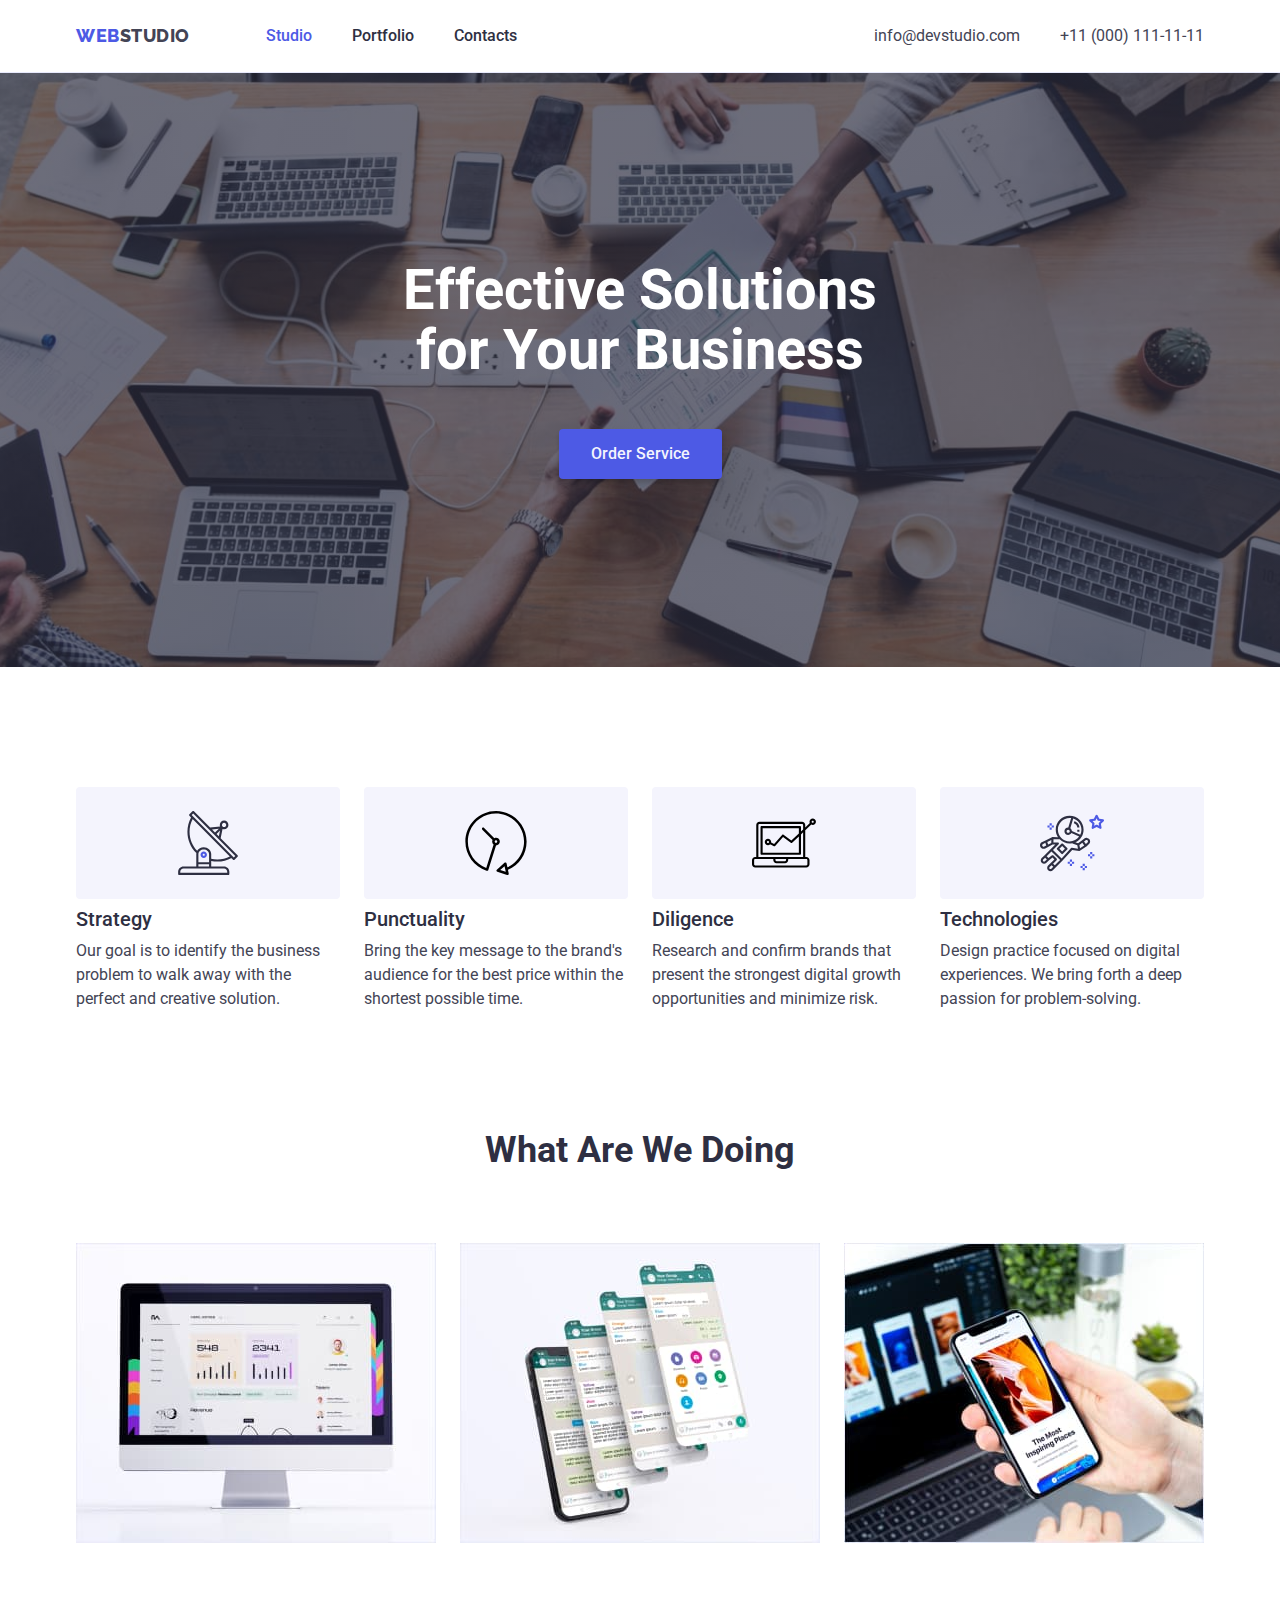
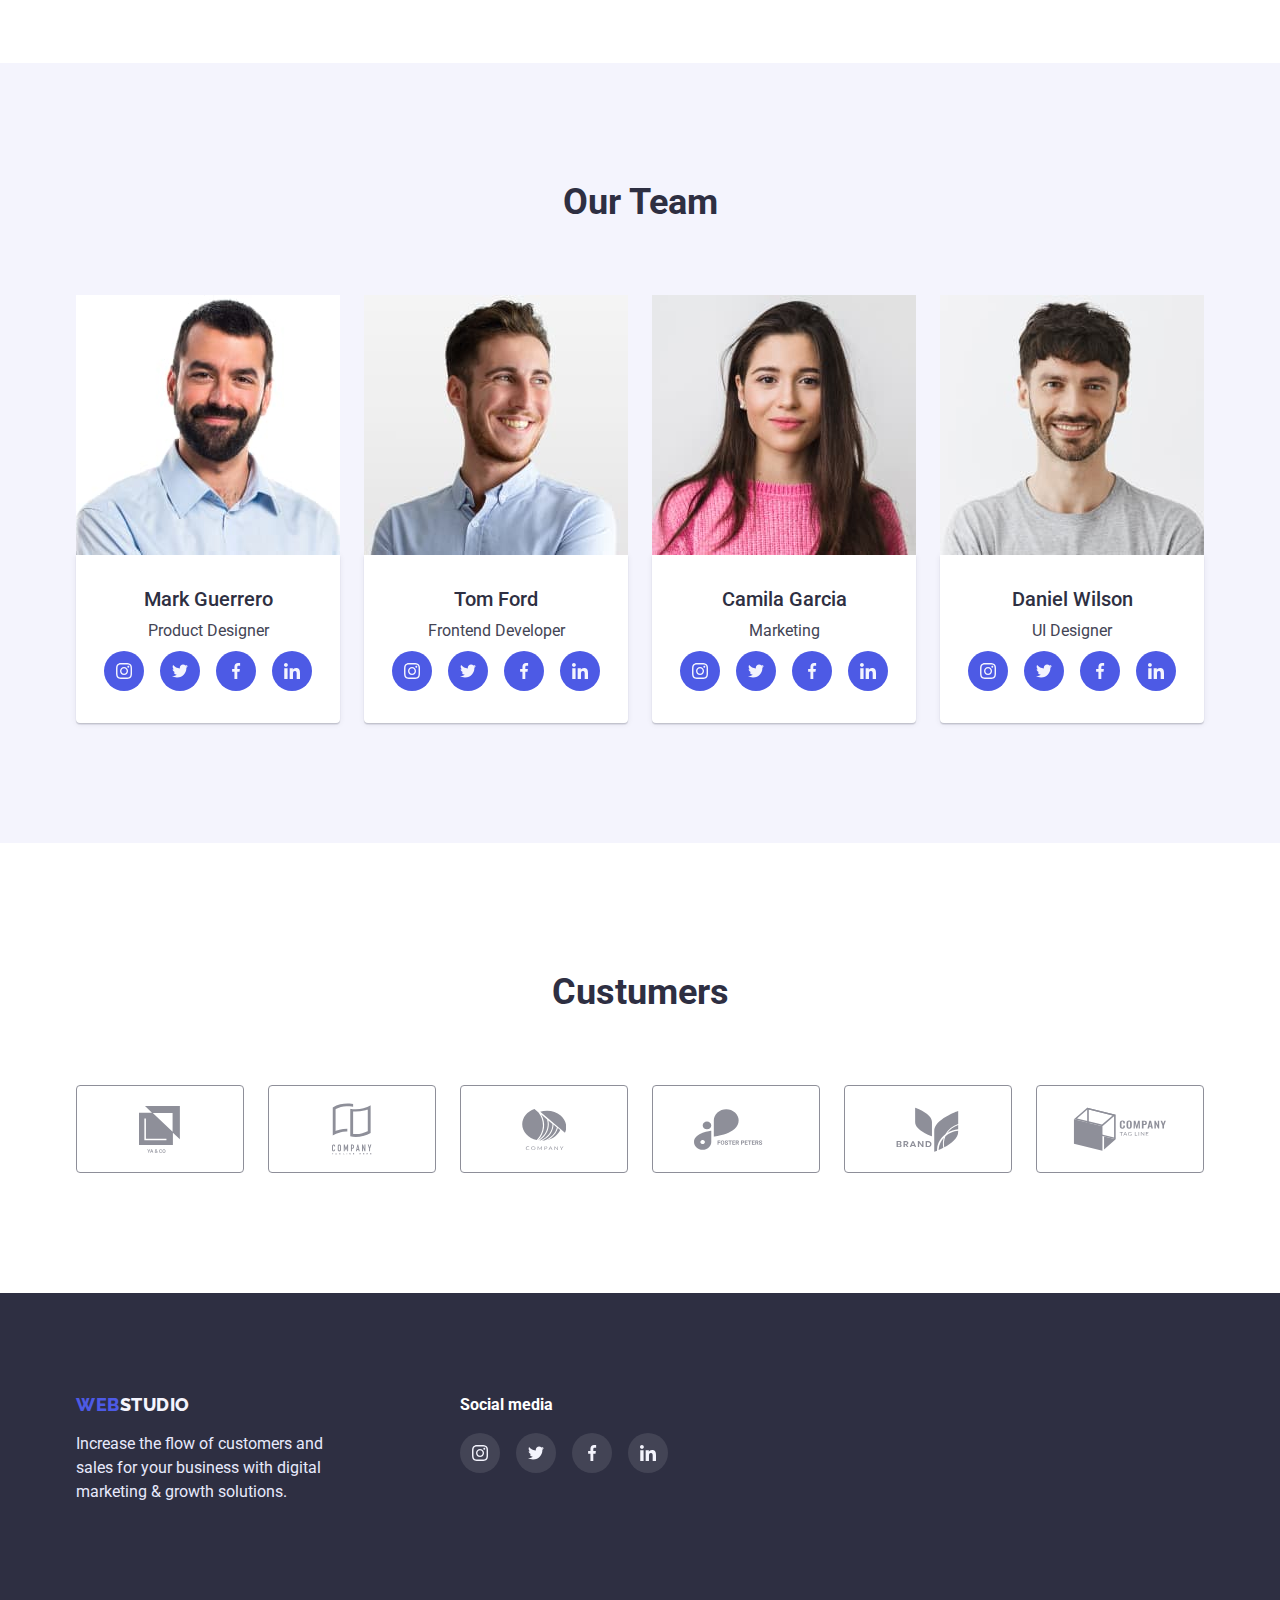
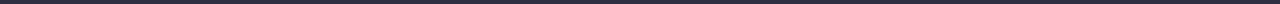
<file: index.html>
<!DOCTYPE html>
<html lang="en">
  <head>
    <meta charset="UTF-8" />
    <meta http-equiv="X-UA-Compatible" content="IE=edge" />
    <meta name="viewport" content="width=device-width, initial-scale=1.0" />
    <title>Document</title>
    <link
      href="https://fonts.googleapis.com/css2?family=Raleway:wght@800&family=Roboto:wght@400;500;700;900&display=swap"
      rel="stylesheet"
    />
    <link
      rel="stylesheet"
      href="https://cdnjs.cloudflare.com/ajax/libs/modern-normalize/1.1.0/modern-normalize.min.css"
    />
    <link rel="stylesheet" href="./css/style.css" />
  </head>
  <body>
    <!-- HEADER -->
    <header class="header">
      <div class="container header-container">
        <a href="./index.html" class="logo"
          ><span class="logo-web">Web</span>Studio</a
        >
        <!-- NAVIGATION -->
        <nav class="main-nav">
          <ul class="nav-list">
            <li class="nav-item">
              <a href="./index.html" class="nav-link current">Studio</a>
            </li>

            <li class="nav-item">
              <a href="./potfolio.html" class="nav-link">Portfolio</a>
            </li>

            <li class="nav-item">
              <a href="" class="nav-link">Contacts</a>
            </li>
          </ul>
        </nav>

        <ul class="conection-list">
          <li class="conection-item">
            <a href="mailto:info@devstudio.com" class="conection-link"
              >info@devstudio.com</a
            >
          </li>
          <li class="conection-item">
            <a href="tel:+110001111111" class="conection-link"
              >+11 (000) 111-11-11</a
            >
          </li>
        </ul>
      </div>
    </header>

    <!-- MAIN -->
    <main class="main">
      <!-- SECTION HERO -->
      <section class="section-hero">
        <div class="container container-hero">
          <h1 class="hero-title">Effective Solutions for Your Business</h1>
          <button type="button" class="button button-hero">
            Order Service
          </button>
        </div>
      </section>
      <!-- SECTION FEATERE -->
      <section class="section section-featere">
        <div class="container container-featere">
          <h2 class="visual-hidden">Featere</h2>
          <ul class="featere-list">
            <li class="featere-item">
              <div class="feature-svg">
                <svg class="svg-feature telescope" width="64" height="64">
                  <use href="./img/symbol-defs1.svg#icon-feature1"></use>
                </svg>
              </div>
              <h3 class="featere-title">Strategy</h3>
              <p class="featere-text">
                Our goal is to identify the business problem to walk away with
                the perfect and creative solution.
              </p>
            </li>

            <li class="featere-item">
              <div class="feature-svg">
                <svg class="svg-feature" width="64" height="64">
                  <use href="./img/symbol-defs1.svg#icon-feature2"></use>
                </svg>
              </div>
              <h3 class="featere-title">Punctuality</h3>
              <p class="featere-text">
                Bring the key message to the brand's audience for the best price
                within the shortest possible time.
              </p>
            </li>

            <li class="featere-item">
              <div class="feature-svg">
                <svg class="svg-feature" width="64" height="64">
                  <use href="./img/symbol-defs1.svg#icon-feature3"></use>
                </svg>
              </div>
              <h3 class="featere-title">Diligence</h3>
              <p class="featere-text">
                Research and confirm brands that present the strongest digital
                growth opportunities and minimize risk.
              </p>
            </li>

            <li class="featere-item">
              <div class="feature-svg">
                <svg class="svg-feature" width="64" height="64">
                  <use href="./img/symbol-defs1.svg#icon-feature4"></use>
                </svg>
              </div>
              <h3 class="featere-title">Technologies</h3>
              <p class="featere-text">
                Design practice focused on digital experiences. We bring forth a
                deep passion for problem-solving.
              </p>
            </li>
          </ul>
        </div>
      </section>

      <!-- SECTION WORKS -->
      <section class="section section-works">
        <div class="container container-works">
          <h2 class="works-title">What are we doing</h2>
          <ul class="works-list">
            <li class="works-item">
              <img
                class="works-img"
                src="./img/works/pic1.jpg"
                alt=""
                width="360"
              />
            </li>

            <li class="works-item">
              <img
                class="works-img"
                src="./img/works/pic2.jpg"
                alt=""
                width="360"
              />
            </li>

            <li class="works-item">
              <img
                class="works-img"
                src="./img/works/pic3.jpg"
                alt=""
                width="360"
              />
            </li>
          </ul>
        </div>
      </section>

      <!-- SECTION TEAM -->
      <section class="section section-team">
        <div class="container container-team">
          <h2 class="team-title">Our Team</h2>
          <ul class="team-list">
            <li class="team-item">
              <img
                class="team-img"
                src="./img/team/mark.jpg"
                alt="Mark Guerrero"
                width="264"
              />
              <div class="cont-team">
                <h3 class="card-title">Mark Guerrero</h3>
                <p class="team-text">Product Designer</p>

                <ul class="social-list">
                  <li class="social-item">
                    <a class="social-link" href=""
                      ><svg class="icon" widtg="16" height="16">
                        <use href="./img/symbol-defs1.svg#icon-instagram"></use>
                      </svg>
                    </a>
                  </li>
                  <li class="social-item item-twitter">
                    <a class="social-link link-twitter" href=""
                      ><svg class="icon icon-twitter" widtg="16" height="13">
                        <use href="./img/symbol-defs1.svg#icon-twitter"></use>
                      </svg>
                    </a>
                  </li>
                  <li class="social-item item-facebook">
                    <a class="social-link link-facebook" href=""
                      ><svg class="icon icon-facebook" widtg="8" height="16">
                        <use href="./img/symbol-defs1.svg#icon-facebook"></use>
                      </svg>
                    </a>
                  </li>
                  <li class="social-item item-linkedin">
                    <a class="social-link link-linkedin" href=""
                      ><svg class="icon icon-linkedin" widtg="16" height="16">
                        <use href="./img/symbol-defs1.svg#icon-linkedin"></use>
                      </svg>
                    </a>
                  </li>
                </ul>
              </div>
            </li>

            <li class="team-item">
              <img
                class="team-img"
                src="./img/team/tom.jpg"
                alt="Tom Ford"
                width="264"
              />
              <div class="cont-team">
                <h3 class="card-title">Tom Ford</h3>
                <p class="team-text">Frontend Developer</p>
                <!-- SOCIAL LIST -->
                <ul class="social-list">
                  <li class="social-item">
                    <a class="social-link" href=""
                      ><svg class="icon">
                        <use href="./img/symbol-defs1.svg#icon-instagram"></use>
                      </svg>
                    </a>
                  </li>
                  <li class="social-item item-twitter">
                    <a class="social-link link-twitter" href=""
                      ><svg class="icon icon-twitter">
                        <use href="./img/symbol-defs1.svg#icon-twitter"></use>
                      </svg>
                    </a>
                  </li>
                  <li class="social-item item-facebook">
                    <a class="social-link link-facebook" href=""
                      ><svg class="icon icon-facebook">
                        <use href="./img/symbol-defs1.svg#icon-facebook"></use>
                      </svg>
                    </a>
                  </li>
                  <li class="social-item item-linkedin">
                    <a class="social-link link-linkedin" href=""
                      ><svg class="icon icon-linkedin">
                        <use href="./img/symbol-defs1.svg#icon-linkedin"></use>
                      </svg>
                    </a>
                  </li>
                </ul>
              </div>
            </li>

            <li class="team-item">
              <img
                class="team-img"
                src="./img/team/camila.jpg"
                alt="Camila Garcia"
                width="264"
              />
              <div class="cont-team">
                <h3 class="card-title">Camila Garcia</h3>
                <p class="team-text">Marketing</p>
                <!-- SOCIAL LIST -->
                <ul class="social-list">
                  <li class="social-item">
                    <a class="social-link" href=""
                      ><svg class="icon">
                        <use href="./img/symbol-defs1.svg#icon-instagram"></use>
                      </svg>
                    </a>
                  </li>
                  <li class="social-item item-twitter">
                    <a class="social-link link-twitter" href=""
                      ><svg class="icon icon-twitter">
                        <use href="./img/symbol-defs1.svg#icon-twitter"></use>
                      </svg>
                    </a>
                  </li>
                  <li class="social-item item-facebook">
                    <a class="social-link link-facebook" href=""
                      ><svg class="icon icon-facebook">
                        <use href="./img/symbol-defs1.svg#icon-facebook"></use>
                      </svg>
                    </a>
                  </li>
                  <li class="social-item item-linkedin">
                    <a class="social-link link-linkedin" href=""
                      ><svg class="icon icon-linkedin">
                        <use href="./img/symbol-defs1.svg#icon-linkedin"></use>
                      </svg>
                    </a>
                  </li>
                </ul>
              </div>
            </li>

            <li class="team-item">
              <img
                class="team-img"
                src="./img/team/daniel.jpg"
                alt="Daniel Wilson"
                width="264"
              />
              <div class="cont-team">
                <h3 class="card-title">Daniel Wilson</h3>
                <p class="team-text">UI Designer</p>
                <!-- SOCIAL LIST -->
                <ul class="social-list">
                  <li class="social-item">
                    <a class="social-link" href=""
                      ><svg class="icon">
                        <use href="./img/symbol-defs1.svg#icon-instagram"></use>
                      </svg>
                    </a>
                  </li>
                  <li class="social-item item-twitter">
                    <a class="social-link link-twitter" href=""
                      ><svg class="icon icon-twitter">
                        <use href="./img/symbol-defs1.svg#icon-twitter"></use>
                      </svg>
                    </a>
                  </li>
                  <li class="social-item item-facebook">
                    <a class="social-link link-facebook" href=""
                      ><svg class="icon icon-facebook">
                        <use href="./img/symbol-defs1.svg#icon-facebook"></use>
                      </svg>
                    </a>
                  </li>
                  <li class="social-item item-linkedin">
                    <a class="social-link link-linkedin" href=""
                      ><svg class="icon icon-linkedin">
                        <use href="./img/symbol-defs1.svg#icon-linkedin"></use>
                      </svg>
                    </a>
                  </li>
                </ul>
              </div>
            </li>
          </ul>
        </div>
      </section>

      <!-- Custumers -->
      <section class="section section-customers">
        <div class="container customers-container">
          <h2 class="customers-title">Custumers</h2>
          <ul class="customers-list">
            <li class="customers-item">
              <a class="customers-link" href=""
                ><svg class="customers-svg" width="41" height="46.97">
                  <use href="./img/symbol-defs1.svg#icon-customers1"></use></svg
              ></a>
            </li>

            <li class="customers-item">
              <a class="customers-link" href=""
                ><svg class="customers-svg" width="40" height="52">
                  <use href="./img/symbol-defs1.svg#icon-customers2"></use></svg
              ></a>
            </li>

            <li class="customers-item">
              <a class="customers-link" href=""
                ><svg class="customers-svg" width="44" height="41">
                  <use href="./img/symbol-defs1.svg#icon-customers3"></use></svg
              ></a>
            </li>

            <li class="customers-item">
              <a class="customers-link" href=""
                ><svg class="customers-svg" width="84" height="41">
                  <use href="./img/symbol-defs1.svg#icon-customers4"></use></svg
              ></a>
            </li>

            <li class="customers-item">
              <a class="customers-link" href=""
                ><svg class="customers-svg" width="63" height="45">
                  <use href="./img/symbol-defs1.svg#icon-customers5"></use></svg
              ></a>
            </li>

            <li class="customers-item">
              <a class="customers-link" href=""
                ><svg class="customers-svg" width="94" height="44">
                  <use href="./img/symbol-defs1.svg#icon-customers6"></use></svg
              ></a>
            </li>
          </ul>
        </div>
      </section>
    </main>

    <!-- FOOTER -->
    <footer class="footer">
      <div class="container container-footer">
        <div class="footer-first">
          <a class="logo logo-footer" href="./index.html" class="logo"
            ><span class="logo-web">Web</span>Studio</a
          >
          <p class="footer-text">
            Increase the flow of customers and sales for your business with
            digital marketing & growth solutions.
          </p>
        </div>

        <div class="footer-second">
          <p class="text-social"><b>Social media</b></p>
          <ul class="social-list footer-list">
            <li class="social-item footer-item">
              <a class="social-link link-footer" href="">
                <svg class="icon icon-footer">
                  <use href="./img/symbol-defs1.svg#icon-instagram"></use>
                </svg>
              </a>
            </li>
            <li class="social-item footer-item">
              <a class="social-link link-footer" href="">
                <svg class="icon icon-footer">
                  <use href="./img/symbol-defs1.svg#icon-twitter"></use>
                </svg>
              </a>
            </li>
            <li class="social-item footer-item">
              <a class="social-link link-footer" href="">
                <svg class="icon icon-footer">
                  <use href="./img/symbol-defs1.svg#icon-facebook"></use>
                </svg>
              </a>
            </li>
            <li class="social-item footer-item">
              <a class="social-link link-footer" href="">
                <svg class="icon icon-footer">
                  <use href="./img/symbol-defs1.svg#icon-linkedin"></use>
                </svg>
              </a>
            </li>
          </ul>
        </div>
      </div>
    </footer>
  </body>
</html>
</file>
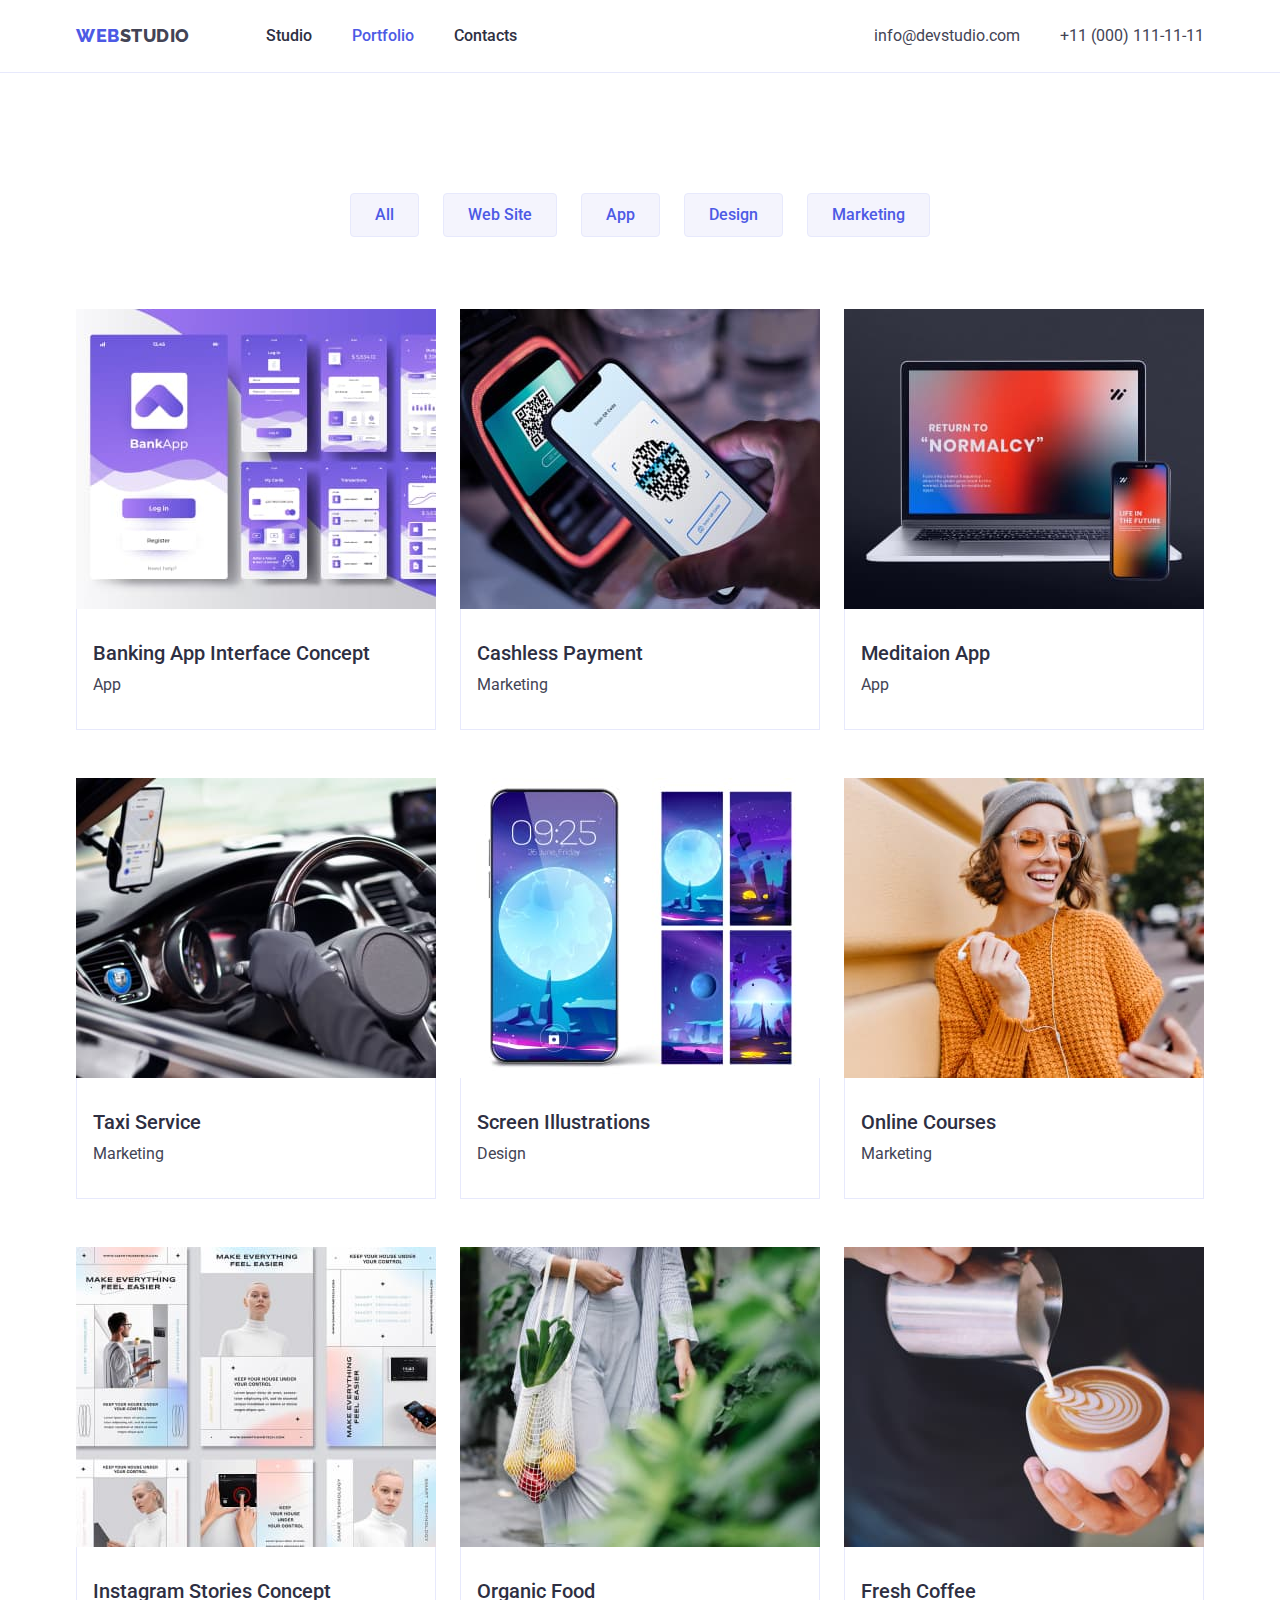
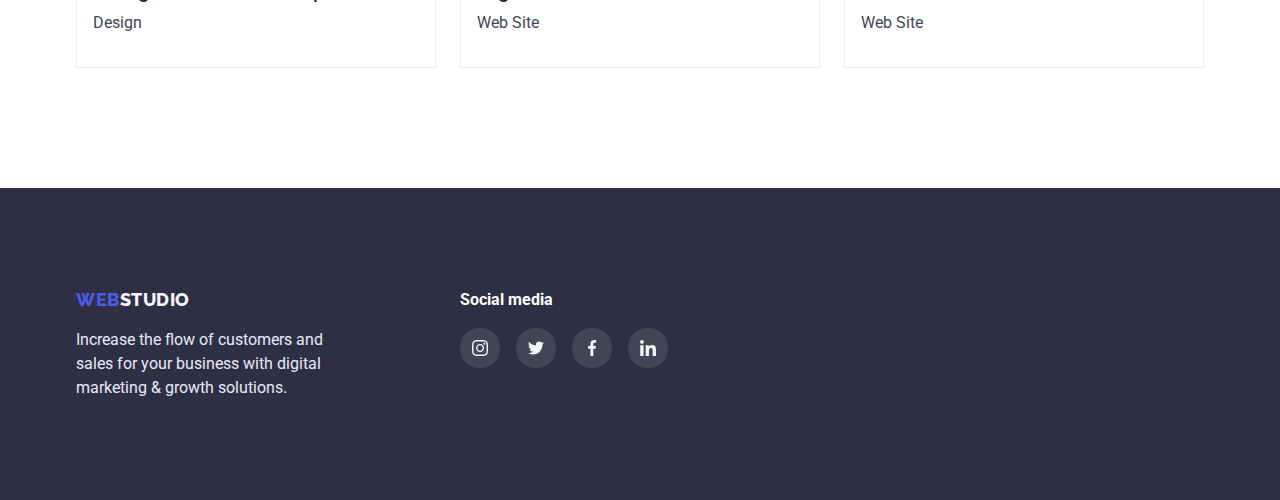
<file: potfolio.html>
<!DOCTYPE html>
<html lang="en">
  <head>
    <meta charset="UTF-8" />
    <meta http-equiv="X-UA-Compatible" content="IE=edge" />
    <meta name="viewport" content="width=device-width, initial-scale=1.0" />
    <title>Document</title>
    <link
      href="https://fonts.googleapis.com/css2?family=Raleway:wght@800&family=Roboto:wght@400;500;700;900&display=swap"
      rel="stylesheet"
    />
    <link
      rel="stylesheet"
      href="https://cdnjs.cloudflare.com/ajax/libs/modern-normalize/1.1.0/modern-normalize.min.css"
    />
    <link rel="stylesheet" href="./css/style.css" />
  </head>
  <body>
    <!-- HEADER -->
    <header class="header">
      <div class="container header-container header-portfolio">
        <a href="./index.html" class="logo"
          ><span class="logo-web">Web</span>Studio</a
        >
        <!-- NAVIGATION -->
        <nav class="main-nav">
          <ul class="nav-list">
            <li class="nav-item">
              <a href="./index.html" class="nav-link">Studio</a>
            </li>

            <li class="nav-item">
              <a href="./potfolio.html" class="nav-link current">Portfolio</a>
            </li>

            <li class="nav-item">
              <a href="" class="nav-link">Contacts</a>
            </li>
          </ul>
        </nav>

        <ul class="conection-list">
          <li class="conection-item">
            <a href="mailto:info@devstudio.com" class="conection-link"
              >info@devstudio.com</a
            >
          </li>
          <li class="conection-item">
            <a href="tel:+110001111111" class="conection-link"
              >+11 (000) 111-11-11</a
            >
          </li>
        </ul>
      </div>
    </header>

    <!-- MAIN -->
    <main>
      <section class="section section-potfolio">
        <div class="container portfolio-container">
          <!-- filter BTN-->
          <h1 class="portfolio-title">Potfolio</h1>

          <ul class="porfolio-list list-filter">
            <li class="portfolio-item item-filter">
              <button class="filter-btn button" type="button">All</button>
            </li>
            <li class="portfolio-item item-filter">
              <button class="filter-btn button" type="button">Web Site</button>
            </li>
            <li class="portfolio-item item-filter">
              <button class="filter-btn button" type="button">App</button>
            </li>
            <li class="portfolio-item item-filter">
              <button class="filter-btn button" type="button">Design</button>
            </li>
            <li class="portfolio-item item-filter">
              <button class="filter-btn button" type="button">Marketing</button>
            </li>
          </ul>

          <!-- FINGER -->
          <ul class="portfolio-list list-cards">
            <li class="card-item">
              <a href="" class="card-link"
                ><img
                  class="card-img"
                  src="./img/portfolio/img1.jpg"
                  alt="Banking App Interface Concept"
                />
                <div class="card-cont">
                  <h2 class="card-heading">Banking App Interface Concept</h2>
                  <p class="card-text text-card">App</p>
                </div></a
              >
            </li>

            <li class="card-item">
              <a href="" class="card-link"
                ><img
                  class="card-img"
                  src="./img/portfolio/img2.jpg"
                  alt="Cashless Payment"
                />
                <div class="card-cont">
                  <h2 class="card-heading">Cashless Payment</h2>
                  <p class="card-text text-card">Marketing</p>
                </div></a
              >
            </li>

            <li class="card-item">
              <a href="" class="card-link">
                <img
                  class="card-img"
                  src="./img/portfolio/img3.jpg"
                  alt="Meditaion App"
                />
                <div class="card-cont">
                  <h2 class="card-heading">Meditaion App</h2>
                  <p class="card-text text-card">App</p>
                </div></a
              >
            </li>

            <li class="card-item">
              <a href="" class="card-link"
                ><img
                  class="card-img"
                  src="./img/portfolio/img4.jpg"
                  alt="Taxi Service"
                />
                <div class="card-cont">
                  <h2 class="card-heading">Taxi Service</h2>
                  <p class="card-text text-card">Marketing</p>
                </div></a
              >
            </li>

            <li class="card-item">
              <a href="" class="card-link"
                ><img
                  class="card-img"
                  src="./img/portfolio/img5.jpg"
                  alt="Screen Illustrations"
                />
                <div class="card-cont">
                  <h2 class="card-heading">Screen Illustrations</h2>
                  <p class="card-text text-card">Design</p>
                </div></a
              >
            </li>

            <li class="card-item">
              <a href="" class="card-link">
                <img
                  class="card-img"
                  src="./img/portfolio/img6.jpg"
                  alt="Online Courses"
                />
                <div class="card-cont">
                  <h2 class="card-heading">Online Courses</h2>
                  <p class="card-text text-card">Marketing</p>
                </div></a
              >
            </li>

            <li class="card-item">
              <a href="" class="card-link"
                ><img
                  class="card-img"
                  src="./img/portfolio/img7.jpg"
                  alt="Instagram Stories Concept"
                />
                <div class="card-cont">
                  <h2 class="card-heading">Instagram Stories Concept</h2>
                  <p class="card-text text-card">Design</p>
                </div></a
              >
            </li>

            <li class="card-item">
              <a href="" class="card-link">
                <img
                  class="card-img"
                  src="./img/portfolio/img8.jpg"
                  alt="Organic Food"
                />
                <div class="card-cont">
                  <h2 class="card-heading">Organic Food</h2>
                  <p class="card-text text-card">Web Site</p>
                </div></a
              >
            </li>

            <li class="card-item">
              <a href="" class="card-link"
                ><img
                  class="card-img"
                  src="./img/portfolio/img9.jpg"
                  alt="Fresh Coffee"
                />
                <div class="card-cont">
                  <h2 class="card-heading">Fresh Coffee</h2>
                  <p class="card-text text-card">Web Site</p>
                </div>
              </a>
            </li>
          </ul>
        </div>
      </section>
    </main>

    <!-- FOOTER -->
    <footer class="footer">
      <div class="container container-footer">
        <div class="footer-first">
          <a class="logo logo-footer" href="./index.html" class="logo"
            ><span class="logo-web">Web</span>Studio</a
          >
          <p class="footer-text">
            Increase the flow of customers and sales for your business with
            digital marketing & growth solutions.
          </p>
        </div>

        <div class="footer-second">
          <p class="text-social"><b>Social media</b></p>
          <ul class="social-list footer-list">
            <li class="social-item footer-item">
              <a class="social-link link-footer" href="">
                <svg class="icon icon-footer">
                  <use href="./img/symbol-defs1.svg#icon-instagram"></use>
                </svg>
              </a>
            </li>
            <li class="social-item footer-item">
              <a class="social-link link-footer" href="">
                <svg class="icon icon-footer">
                  <use href="./img/symbol-defs1.svg#icon-twitter"></use>
                </svg>
              </a>
            </li>
            <li class="social-item footer-item">
              <a class="social-link link-footer" href="">
                <svg class="icon icon-footer">
                  <use href="./img/symbol-defs1.svg#icon-facebook"></use>
                </svg>
              </a>
            </li>
            <li class="social-item footer-item">
              <a class="social-link link-footer" href="">
                <svg class="icon icon-footer">
                  <use href="./img/symbol-defs1.svg#icon-linkedin"></use>
                </svg>
              </a>
            </li>
          </ul>
        </div>
      </div>
    </footer>
  </body>
</html>
</file>
<file: css/style.css>
:root {
  /* COLOR */
  --main-background-color: #ffffff;
  --main-text-color: #434455;
  --title-color: #2e2f42;
  --bg-color-team: #f4f4fd;
  --hero-bg-color: #2e2f42;
  --text-footer: #e7e9fc;

  /* FONT */
  --main-font-famali: "Roboto", sans-serif;
  --secondary-font: "Raleway", sans-serif;
  --main-font-size: 16px;
  --main-line-height: calc(24 / 16);
  --main-letter-spacing: 2%;
  --main-font-weight: 400;

  /* BUTTON STYLE */
  --button-letter-spacing: 4%;
  --button-weight: 500;
  --button-background-color: #4d5ae5;
  --button-background-color-hover: #404bbf;
  --social-link-hover: #31d0aa;
}

body {
  background-color: var(--main-background-color);
  color: var(--main-text-color);
  font-family: var(--main-font-famali);
  font-size: var(--main-font-size);
  line-height: var(--main-line-height);
  letter-spacing: var(--main-letter-spacing);
}
a {
  color: inherit;
  text-decoration: none;
}
h1,
h2,
h3,
h4,
h5,
h6,
p,
ul {
  margin: 0;
  padding: 0;
  list-style: none;
}
img {
  display: block;
  min-width: 100%;
  height: auto;
}

.section {
  padding-top: 120px;
  padding-bottom: 120px;
}

/*  ---CONTAINER--- */
.container {
  width: 1158px;
  margin-left: auto;
  margin-right: auto;
  padding-left: 15px;
  padding-right: 15px;
}

/* -------- HEADER ------------*/
.header {
  border-bottom: 1px solid var(--text-footer);
}
.header-container {
  display: flex;
  margin-bottom: 0;
}
.logo {
  text-decoration: none;
  font-family: var(--secondary-font);
  font-weight: 800;
  font-size: 18px;
  line-height: 1.3;

  padding-top: 24px;
  padding-bottom: 24px;

  align-items: center;
  letter-spacing: 0.03em;
  text-transform: uppercase;
  display: block;
}

.logo:hover,
.logo:focus {
  color: var(--button-background-color);
}
.logo:active {
  color: var(--button-background-color);
}

.logo-web {
  color: var(--button-background-color);
}
.main-nav {
}
.nav-list {
  display: flex;
  margin-left: 76px;
}
.nav-item {
  font-weight: 500;

  padding-top: 24px;
  padding-bottom: 24px;

  color: var(--hero-bg-color);

  letter-spacing: var(--button-letter-spacing);
}

.nav-item + .nav-item {
  margin-left: 40px;
}
/* .nav-item:not(:last-child) {
  margin-right: 40px;
} */
.nav-link {
  text-decoration: none;
}
.nav-link:hover,
.nav-link:focus {
  color: var(--button-background-color-hover);
}
.nav-link:active {
  color: var(--button-background-color-hover);
}
.current {
  color: var(--button-background-color);
}
.conection-list {
  display: flex;
  margin-left: auto;
}
.conection-item {
  padding-top: 24px;
  padding-bottom: 24px;
}
.conection-item + .conection-item {
  margin-left: 40px;
}
.conection-link {
  text-decoration: none;
}
.conection-link:hover,
.conection-link:focus {
  color: var(--button-background-color-hover);
}

/* -------HERO------- */

.section-hero {
  max-width: 1440px;
  margin-left: auto;
  margin-right: auto;

  background-image: linear-gradient(
      to right,
      rgba(46, 47, 66, 0.7),
      rgba(46, 47, 66, 0.7)
    ),
    url(../img/people-office.jpg);
  background-color: var(--title-color);
  background-repeat: no-repeat;
  background-position: center;
  background-size: cover;
}

.container-hero {
  padding-top: 188px;
  padding-bottom: 188px;
}
.hero-title {
  width: 494px;
  font-weight: 700;
  font-size: 56px;
  line-height: 1.07;

  margin: 0 auto;
  margin-bottom: 48px;
  text-align: center;
  justify-content: center;
  align-items: center;

  color: var(--main-background-color);
}
.button {
  color: var(--bg-color-team);

  display: block;
  padding-top: 16px;
  padding-bottom: 16px;
  padding-left: 32px;
  padding-right: 32px;
  text-align: center;
  justify-content: center;
  align-items: center;

  font-weight: var(--button-weight);
  letter-spacing: var(--button-letter-spacing);
  cursor: pointer;
  border: transparent;
}
.button-hero {
  margin: 0 auto;
  text-align: center;

  background-color: var(--button-background-color);

  box-shadow: 0px 4px 4px rgba(0, 0, 0, 0.15);
  border-radius: 4px;
  font-weight: 500;

  letter-spacing: var(--button-letter-spacing);
}
.button:hover,
.button:focus {
  background-color: var(--button-background-color-hover);
  color: var(--bg-color-team);
}

/* -----FEATERE----- */

.container-featere {
}
.visual-hidden {
  position: absolute;
  width: 1px;
  height: 1px;
  margin: -1px;
  border: 0;
  padding: 0;
  white-space: nowrap;
  clip-path: inset(100%);
  clip: rect(0 0 0 0);
  overflow: hidden;
}
.featere-list {
  display: flex;
  margin-left: -24px;
}
.featere-item {
}
.featere-list > .featere-item {
  flex-basis: calc(100% / 4 - 24px);
  margin-left: 24px;
}

.feature-svg {
  background-color: var(--bg-color-team);
  width: 264px;
  height: 112px;
  border-radius: 4px;
  display: flex;
  justify-content: center;
  align-items: center;

  margin-bottom: 8px;
}
.svg-feature {
  display: block;
}

.featere-title {
  margin-bottom: 8px;

  font-weight: 500;
  font-size: 20px;
  line-height: 1.2;

  letter-spacing: var(--main-letter-spacing);

  color: var(--hero-bg-color);
}
.featere-text {
  color: var(--main-text-color);
}

/* -----WORKS---- */

.section-works {
  padding-top: 0;
}

.container-works {
}
.works-title {
  text-align: center;
  margin-bottom: 72px;

  font-weight: 700;
  font-size: 36px;
  line-height: 1.11;

  text-transform: capitalize;

  color: var(--title-color);
}
.works-list {
  display: flex;
  margin-left: -24px;
}
.works-item {
}
.works-list > .works-item {
  flex-basis: calc(100% / 3 -24px);
  margin-left: 24px;
}
.works-img {
}

/* -----TEAM---- */

.section-team {
  background-color: var(--bg-color-team);
}
.container {
}
.container-team {
  /* padding-bottom: 120px; */
  margin-bottom: 0;
}
.team-title {
  font-weight: 700;
  font-size: 36px;
  line-height: 1.11;

  text-align: center;
  text-transform: capitalize;

  margin-bottom: 72px;

  color: var(--title-color);
}
.team-list {
  display: flex;
  margin-left: -24px;
}
.team-item {
}
.team-list > .team-item {
  flex-basis: calc(100% / 4 - 24px);
  margin-left: 24px;
}
.team-img {
}
.cont-team {
  margin: 0 auto;
  margin-top: 0;
  padding-top: 32px;
  padding-bottom: 32px;
  padding-left: 16px;
  padding-right: 16px;
  background-color: var(--main-background-color);
  box-shadow: 0px 1px 6px rgba(46, 47, 66, 0.08),
    0px 1px 1px rgba(46, 47, 66, 0.16), 0px 2px 1px rgba(46, 47, 66, 0.08);
  border-radius: 0px 0px 4px 4px;
}
.card-title {
  font-weight: 500;
  font-size: 20px;
  line-height: 1.2;

  margin-bottom: 8px;

  text-align: center;

  color: var(--title-color);
}
.team-text {
  text-align: center;
  margin-bottom: 8px;
}

/* SOCIAL-LINK LIST */
.social-list {
  display: flex;

  justify-content: center;
  gap: 16px;
}

.social-link {
  background: var(--button-background-color);
  display: block;
  border: none;
  height: 40px;
  border-radius: 50%;
  transition: background-color 250ms cubic-bezier(0.4, 0, 0.2, 1);
}
.social-link:hover,
.social-link:focus {
  background-color: var(--button-background-color-hover);
}

.icon {
  fill: var(--bg-color-team);
  width: 16px;
  height: 16px;
  margin: 12px;
}

/* -----COSTUMERS------ */
.section-customers {
  padding-top: 130px;
}
.customers-title {
  font-weight: 700;
  font-size: 36px;
  line-height: 1.11;

  text-align: center;
  text-transform: capitalize;

  color: var(--hero-bg-color);
  margin-bottom: 72px;
}

.customers-list {
  display: flex;
  margin-left: -24px;
}
.customers-item {
  width: 168px;
  height: 88px;
}
.customers-list > .customers-item {
  flex-basis: calc(100% / 6 - 24px);
  margin-left: 24px;
}
.customers-link {
  width: 100%;
  height: 100%;
  border: 1px solid #8e8f99;
  border-radius: 4px;
  display: block;
  display: flex;
  justify-content: center;
  align-items: center;

  color: #8e8f99;
  transition: color 250ms cubic-bezier(0.4, 0, 0.2, 1),
    border 500ms cubic-bezier(0.4, 0, 0.2, 1);
}
.customers-svg {
  fill: currentColor;
}

.customers-link:hover,
.customers-link:focus {
  color: var(--button-background-color-hover);
  border: 1px solid var(--button-background-color-hover);
}

/* -----FOOTER---- */

/* ---- FIRST PART */
.footer {
  background-color: var(--hero-bg-color);
  padding-top: 100px;
  padding-bottom: 100px;
}
.container-footer {
  display: flex;
}
.logo {
}
.logo-footer {
  color: var(--bg-color-team);
  margin-bottom: 16px;
  padding-bottom: 0;
  padding-top: 0;
  display: inline-block;
}
.footer-text {
  color: var(--text-footer);
  width: 264px;
}
/* ------SECOND PART------- */
.footer-second {
  margin-left: 120px;
}

.text-social {
  color: var(--main-background-color);
  margin-bottom: 16px;
}
.social-link.link-footer {
  background-color: rgba(255, 255, 255, 0.1);
}
.link-footer:hover,
.link-footer:focus {
  background-color: var(--social-link-hover);
}
/* ----PORTFOLIO PAGE------ */
.section-portfolio {
  padding-top: 96px;
  padding-bottom: 120px;
}

.header-container {
}
.header-container.header-portfolio {
  margin-bottom: 0;
}
.portfolio-title {
  position: absolute;
  width: 1px;
  height: 1px;
  margin: -1px;
  border: 0;
  padding: 0;
  white-space: nowrap;
  clip-path: inset(100%);
  clip: rect(0 0 0 0);
  overflow: hidden;
}
/* ---BTN FILTER */
.porfolio-list {
  display: flex;
  justify-content: center;
  margin-top: 0;
  margin-bottom: 72px;
}
.portfolio-item {
  justify-content: center;
  align-items: center;
}
.portfolio-item + .portfolio-item {
  margin-left: 24px;
}

.filter-btn.button {
  padding: 12px 24px;

  border: 1px solid var(--text-footer);
  border-radius: 4px;
  color: var(--button-background-color);
  background: var(--bg-color-team);

  font-weight: var(--button-weight);
  font-size: 16px;

  align-items: center;
  text-align: center;
  letter-spacing: var(--button-letter-spacing);
  transition: background-color 250ms cubic-bezier(0.4, 0, 0.2, 1);
}

.filter-btn.button:hover,
.filter-btn.button:focus {
  background-color: var(--button-background-color-hover);
  color: var(--main-background-color);
}

/* ---PORTFOLIO CARDS--- */
.list-cards {
  display: flex;
  flex-wrap: wrap;
  margin: 0;
  margin-top: -48px;
  margin-left: -24px;
}
.card-item {
}
.list-cards > .card-item {
  flex-basis: calc(100% / 3 - 24px);
  margin-left: 24px;
  margin-top: 48px;
}
.card-link {
  display: block;
}
.card-link:focus,
.card-link:hover {
  box-shadow: 0px 1px 6px rgba(46, 47, 66, 0.08),
    0px 1px 1px rgba(46, 47, 66, 0.16), 0px 2px 1px rgba(46, 47, 66, 0.08);
}
.card-img {
}
.card-cont {
  border-bottom: 1px solid var(--text-footer);
  border-left: 1px solid var(--text-footer);
  border-right: 1px solid var(--text-footer);
  padding-bottom: 32px;
  padding-top: 32px;
  padding-left: 16px;
}
.card-heading {
  font-size: 20px;
  font-weight: 500;
  line-height: 1.2;

  margin-bottom: 8px;

  color: var(--hero-bg-color);
}
.card-text {
}
</file>
